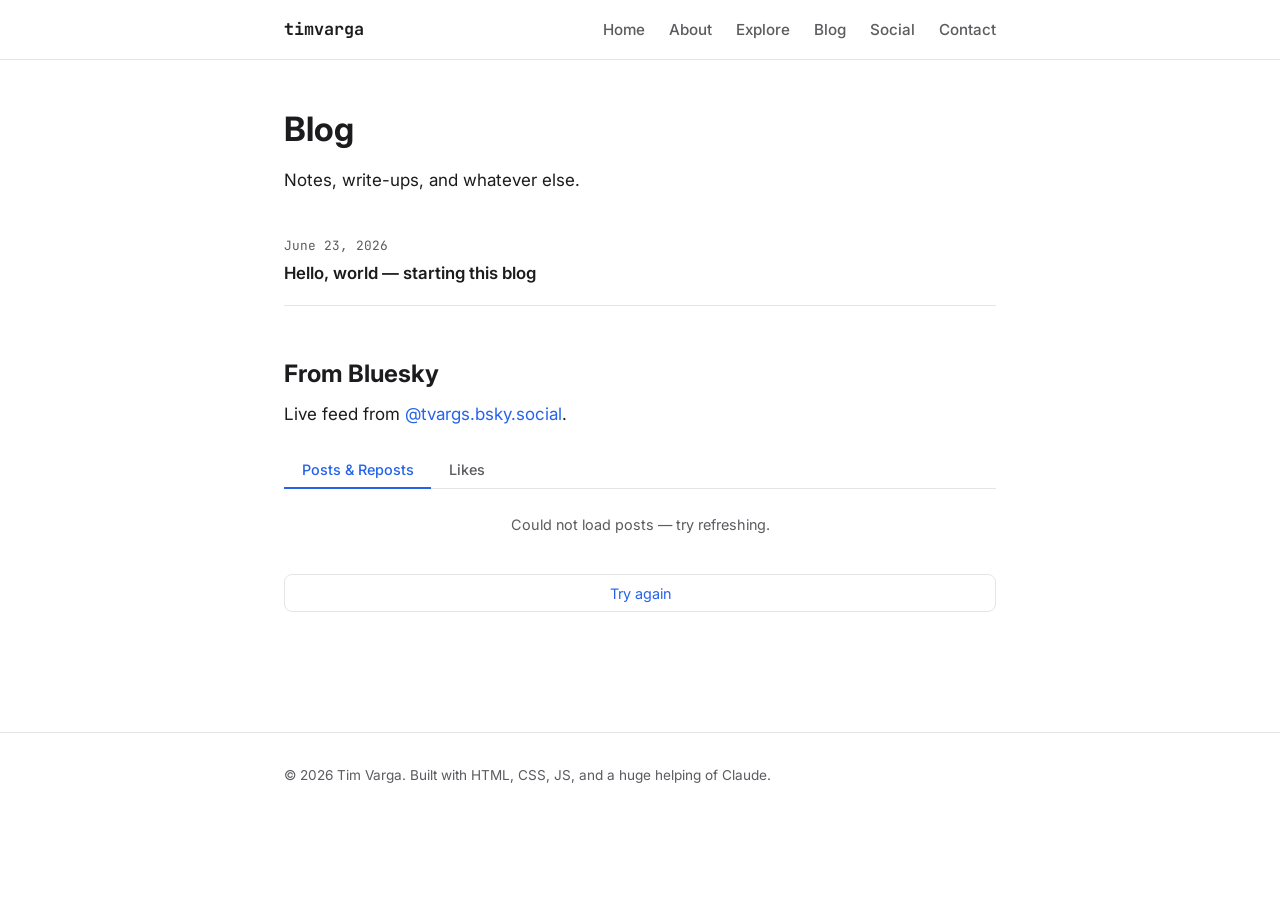
<file: blog/index.html>
<!DOCTYPE html>
<html lang="en">
<head>
<meta charset="UTF-8">
<meta name="viewport" content="width=device-width, initial-scale=1.0">
<title>Blog — Tim Varga</title>
<meta name="description" content="Blog posts and Bluesky feed by Tim Varga.">
<link rel="icon" href="/assets/img/favicon.svg" type="image/svg+xml">
<link rel="preconnect" href="https://fonts.googleapis.com">
<link rel="preconnect" href="https://fonts.gstatic.com" crossorigin>
<link href="https://fonts.googleapis.com/css2?family=Inter:wght@400;500;600;700&family=JetBrains+Mono:wght@400;600&display=swap" rel="stylesheet">
<link rel="stylesheet" href="/assets/css/style.css">
</head>
<body>

<header class="site-header">
  <nav class="nav-bar">
    <a class="nav-brand" href="/index.html">timvarga</a>
    <button class="nav-toggle" aria-label="Toggle navigation" aria-expanded="false">
      <span></span><span></span><span></span>
    </button>
    <ul class="nav-links">
      <li><a href="/index.html">Home</a></li>
      <li><a href="/about.html">About</a></li>
      <li><a href="/explore/">Explore</a></li>
      <li><a href="/blog/index.html">Blog</a></li>
      <li><a href="/social.html">Social</a></li>
      <li><a href="/contact.html">Contact</a></li>
    </ul>
  </nav>
</header>

<main>
  <div class="container">
    <h1>Blog</h1>
    <p>Notes, write-ups, and whatever else.</p>

    <ul class="post-list">
      <li>
        <time datetime="2026-06-23">June 23, 2026</time>
        <a href="/blog/hello-world.html">Hello, world — starting this blog</a>
      </li>
    </ul>

    <h2>From Bluesky</h2>
    <p>
      Live feed from
      <a href="https://bsky.app/profile/tvargs.bsky.social" target="_blank" rel="noopener">@tvargs.bsky.social</a>.
    </p>

    <div class="bsky-tabs" role="tablist">
      <button class="bsky-tab is-active" role="tab" data-panel="bsky-panel-posts">Posts &amp; Reposts</button>
      <button class="bsky-tab" role="tab" data-panel="bsky-panel-likes">Likes</button>
    </div>

    <div id="bsky-panel-posts" class="bsky-panel is-active" role="tabpanel">
      <div id="bsky-posts-feed"></div>
      <button id="bsky-posts-more" class="bsky-load-more">Load more</button>
    </div>

    <div id="bsky-panel-likes" class="bsky-panel" role="tabpanel">
      <div id="bsky-likes-feed"></div>
      <button id="bsky-likes-more" class="bsky-load-more" style="display:none">Load more</button>
    </div>

  </div>
</main>

<footer class="site-footer">
  <div class="container">
    &copy; <span id="year">2026</span> Tim Varga. Built with HTML, CSS, JS, and a huge helping of Claude.
  </div>
</footer>

<script src="/assets/js/main.js"></script>
<script src="/assets/js/bluesky-feed.js"></script>
<script>document.getElementById('year').textContent = new Date().getFullYear();</script>
</body>
</html>
</file>
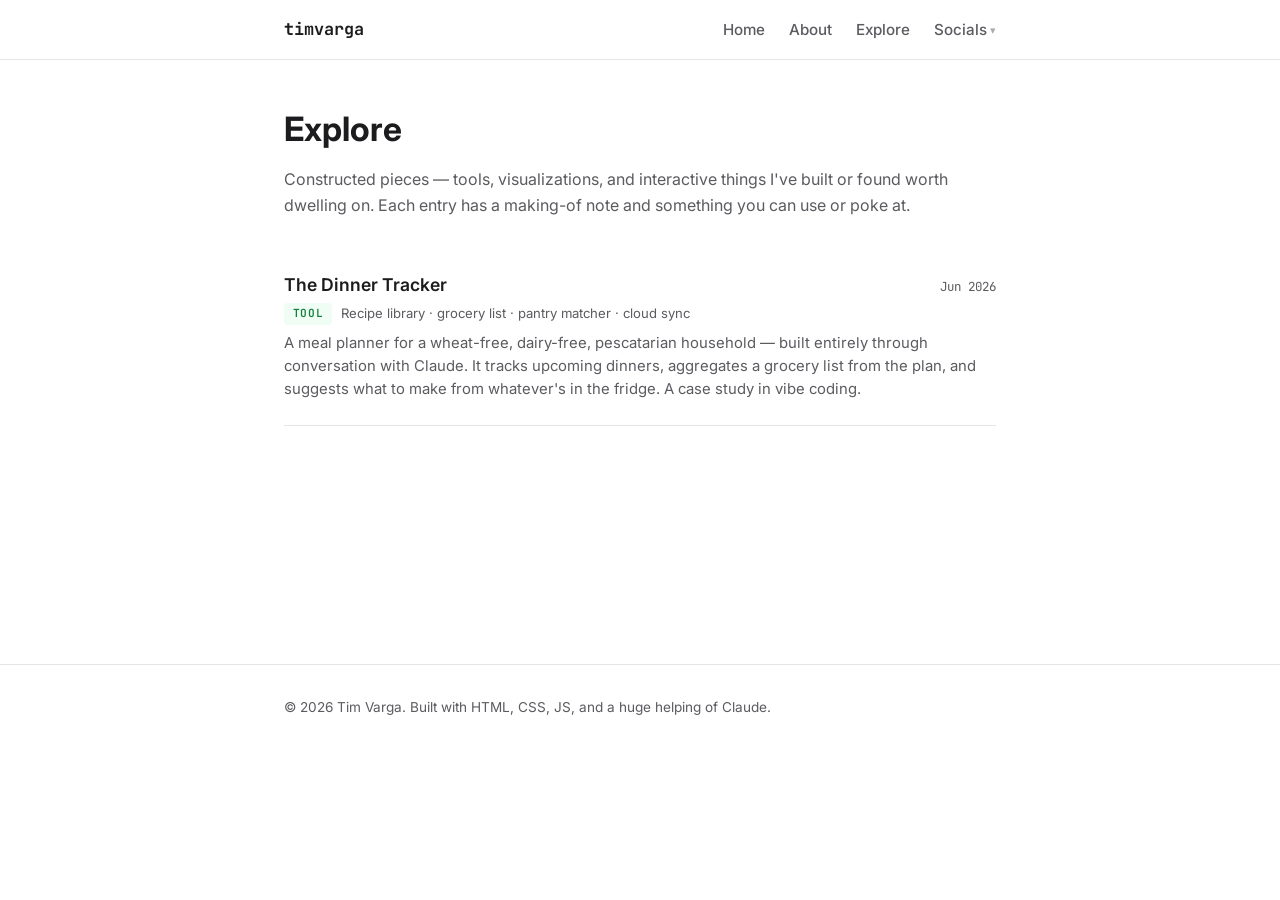
<file: explore/index.html>
<!DOCTYPE html>
<html lang="en">
<head>
<meta charset="UTF-8">
<meta name="viewport" content="width=device-width, initial-scale=1.0">
<title>Explore — Tim Varga</title>
<meta name="description" content="Constructed pieces — interactive tools, data visualizations, and annotated finds from Tim Varga.">
<meta property="og:type" content="website">
<meta property="og:url" content="https://timvarga.com/explore/">
<meta property="og:title" content="Explore — Tim Varga">
<meta property="og:description" content="Interactive tools, visualizations, and annotated finds.">
<meta property="og:image" content="https://timvarga.com/assets/img/hero-poster.jpg">
<meta name="twitter:card" content="summary_large_image">
<meta name="twitter:title" content="Explore — Tim Varga">
<meta name="twitter:description" content="Interactive tools, visualizations, and annotated finds.">
<meta name="twitter:image" content="https://timvarga.com/assets/img/hero-poster.jpg">
<link rel="icon" href="/assets/img/favicon.svg" type="image/svg+xml">
<link rel="preconnect" href="https://fonts.googleapis.com">
<link rel="preconnect" href="https://fonts.gstatic.com" crossorigin>
<link href="https://fonts.googleapis.com/css2?family=Inter:wght@400;500;600;700&family=JetBrains+Mono:wght@400;600&display=swap" rel="stylesheet">
<link rel="stylesheet" href="/assets/css/style.css">
</head>
<body>

<header class="site-header">
  <nav class="nav-bar">
    <a class="nav-brand" href="/index.html">timvarga</a>
    <button class="nav-toggle" aria-label="Toggle navigation" aria-expanded="false">
      <span></span><span></span><span></span>
    </button>
    <ul class="nav-links">
      <li><a href="/index.html">Home</a></li>
      <li><a href="/about.html">About</a></li>
      <li><a href="/explore/" class="nav-active">Explore</a></li>
      <li class="nav-item--has-dropdown">
        <a href="/social.html">Socials</a>
        <div class="nav-dropdown">
          <a class="ndi ndi--bluesky"   href="https://bsky.app/profile/tvargs.bsky.social" target="_blank" rel="noopener" aria-label="Bluesky"><svg viewBox="0 0 24 24" fill="none" aria-hidden="true"><path d="M8.5 8.5c.9 1.2 1.8 3.6 3.5 3.6s2.6-2.4 3.5-3.6c.6-.8 2-.5 2 .8 0 .8-.4 3.7-1.6 4.4-.8.5-2 .3-3.9.3s-3.1.2-3.9-.3C6.9 13 6.5 10.1 6.5 9.3c0-1.3 1.4-1.6 2-.8z" fill="#fff"/></svg></a>
          <a class="ndi ndi--linkedin"  href="https://www.linkedin.com/in/timvarga/" target="_blank" rel="noopener" aria-label="LinkedIn"><svg viewBox="0 0 24 24" fill="none" aria-hidden="true"><path d="M8.5 10H6.5v7h2V10zM7.5 9a1.2 1.2 0 1 0 0-2.4A1.2 1.2 0 0 0 7.5 9zM17.5 13c0-1.9-.8-3-2.4-3-1 0-1.7.5-2.1 1.2V10h-2v7h2v-3.7c0-1 .5-1.8 1.4-1.8.9 0 1.1.7 1.1 1.7V17h2v-4z" fill="#fff"/></svg></a>
          <a class="ndi ndi--strava"    href="https://www.strava.com/athletes/114949356" target="_blank" rel="noopener" aria-label="Strava"><svg viewBox="0 0 24 24" fill="none" aria-hidden="true"><path d="M10.5 17.5 8 12.5h3L13 5l2 7.5h3L15.5 17.5 13 13l-2.5 4.5z" fill="#fff"/></svg></a>
          <a class="ndi ndi--instagram" href="https://www.instagram.com/tim" target="_blank" rel="noopener" aria-label="Instagram"><svg viewBox="0 0 24 24" fill="none" aria-hidden="true"><rect x="7" y="7" width="10" height="10" rx="3" stroke="#fff" stroke-width="1.5" fill="none"/><circle cx="12" cy="12" r="2.5" stroke="#fff" stroke-width="1.5" fill="none"/><circle cx="16.2" cy="7.8" r=".8" fill="#fff"/></svg></a>
          <a class="ndi ndi--facebook"  href="https://www.facebook.com/timvarga" target="_blank" rel="noopener" aria-label="Facebook"><svg viewBox="0 0 24 24" fill="none" aria-hidden="true"><path d="M13.5 7.5H15V5h-1.5C12 5 11 6.1 11 7.5V9H9.5v2.5H11V19h2.5v-7.5h1.5L15.5 9H13.5V7.5z" fill="#fff"/></svg></a>
          <a class="ndi ndi--pinterest" href="https://www.pinterest.com/timvarga/" target="_blank" rel="noopener" aria-label="Pinterest"><svg viewBox="0 0 24 24" fill="none" aria-hidden="true"><path d="M12 5.5A6.5 6.5 0 0 0 9.1 17.8c-.1-.7-.2-1.7 0-2.5l1-4.3s-.3-.5-.3-1.3c0-1.2.7-2.1 1.6-2.1.7 0 1.1.5 1.1 1.2 0 .7-.5 1.8-.7 2.8-.2.8.4 1.5 1.2 1.5 1.4 0 2.5-1.5 2.5-3.6 0-1.9-1.3-3.2-3.2-3.2A3.6 3.6 0 0 0 8.6 9.9c0 .7.3 1.5.6 1.9.1.1 0 .2 0 .3l-.2.9c-.1.3-.3.3-.5.2-1.1-.5-1.8-2-1.8-3.2 0-2.6 1.9-5 5.5-5 2.9 0 5.1 2 5.1 4.7 0 2.8-1.8 5-4.2 5-.8 0-1.6-.4-1.9-1l-.5 1.9c-.2.7-.6 1.5-.9 2A6.5 6.5 0 1 0 12 5.5z" fill="#fff"/></svg></a>
          <a class="ndi ndi--github"    href="https://github.com/timvarga" target="_blank" rel="noopener" aria-label="GitHub"><svg viewBox="0 0 24 24" fill="none" aria-hidden="true"><path fill-rule="evenodd" clip-rule="evenodd" d="M12 5a7 7 0 0 0-2.21 13.63c.35.06.48-.15.48-.34v-1.2c-1.94.42-2.35-.94-2.35-.94-.32-.81-.78-1.02-.78-1.02-.63-.43.05-.42.05-.42.7.05 1.07.72 1.07.72.62 1.06 1.63.76 2.03.58.06-.45.24-.76.44-.93-1.55-.18-3.18-.77-3.18-3.44 0-.76.27-1.38.72-1.87-.07-.18-.31-.88.07-1.84 0 0 .58-.19 1.9.71A6.6 6.6 0 0 1 12 8.8c.59 0 1.18.08 1.74.23 1.32-.9 1.9-.71 1.9-.71.38.96.14 1.66.07 1.84.45.49.72 1.11.72 1.87 0 2.68-1.63 3.27-3.19 3.44.25.22.48.65.48 1.3v1.93c0 .19.13.4.48.34A7 7 0 0 0 12 5z" fill="#fff"/></svg></a>
          <a class="ndi ndi--flickr"    href="https://www.flickr.com/photos/timvarga/" target="_blank" rel="noopener" aria-label="Flickr"><svg viewBox="0 0 24 24" fill="none" aria-hidden="true"><circle cx="9" cy="12" r="3.5" fill="#ff0084"/><circle cx="15" cy="12" r="3.5" fill="#0063dc"/></svg></a>
          <a class="ndi ndi--twitter"   href="https://x.com/tvargs" target="_blank" rel="noopener" aria-label="Twitter / X"><svg viewBox="0 0 24 24" fill="none" aria-hidden="true"><path d="M13.6 10.9 18.4 5.5h-1.1L13.1 10.2 9.8 5.5H6l5.1 7.4L6 18.5h1.1l4.4-5.1 3.6 5.1H19L13.6 10.9zm-1.6 1.8-.5-.7-4-5.7H9.3l3.2 4.6.5.7 4.2 6h-1.7l-3.5-5z" fill="#fff"/></svg></a>
        </div>
      </li>
    </ul>
  </nav>
</header>

<main>
  <div class="container">
    <h1>Explore</h1>
    <p class="explore-lede">
      Constructed pieces — tools, visualizations, and interactive things I've built or found
      worth dwelling on. Each entry has a making-of note and something you can use or poke at.
    </p>

    <ul class="explore-entry-list">

      <li class="explore-entry">
        <a class="explore-entry-title" href="/explore/dinner-tracker.html">The Dinner Tracker</a>
        <span class="explore-date">Jun 2026</span>
        <div class="explore-entry-meta">
          <span class="type-badge type-badge--tool">Tool</span>
          <span style="color:var(--color-text-muted);font-size:0.82rem;">Recipe library · grocery list · pantry matcher · cloud sync</span>
        </div>
        <p class="explore-entry-desc">
          A meal planner for a wheat-free, dairy-free, pescatarian household — built entirely
          through conversation with Claude. It tracks upcoming dinners, aggregates a grocery list
          from the plan, and suggests what to make from whatever's in the fridge. A case study
          in vibe coding.
        </p>
      </li>

    </ul>
  </div>
</main>

<footer class="site-footer">
  <div class="container">
    &copy; <span id="year">2026</span> Tim Varga. Built with HTML, CSS, JS, and a huge helping of Claude.
  </div>
</footer>

<script src="/assets/js/main.js"></script>
<script>document.getElementById('year').textContent = new Date().getFullYear();</script>
</body>
</html>
</file>
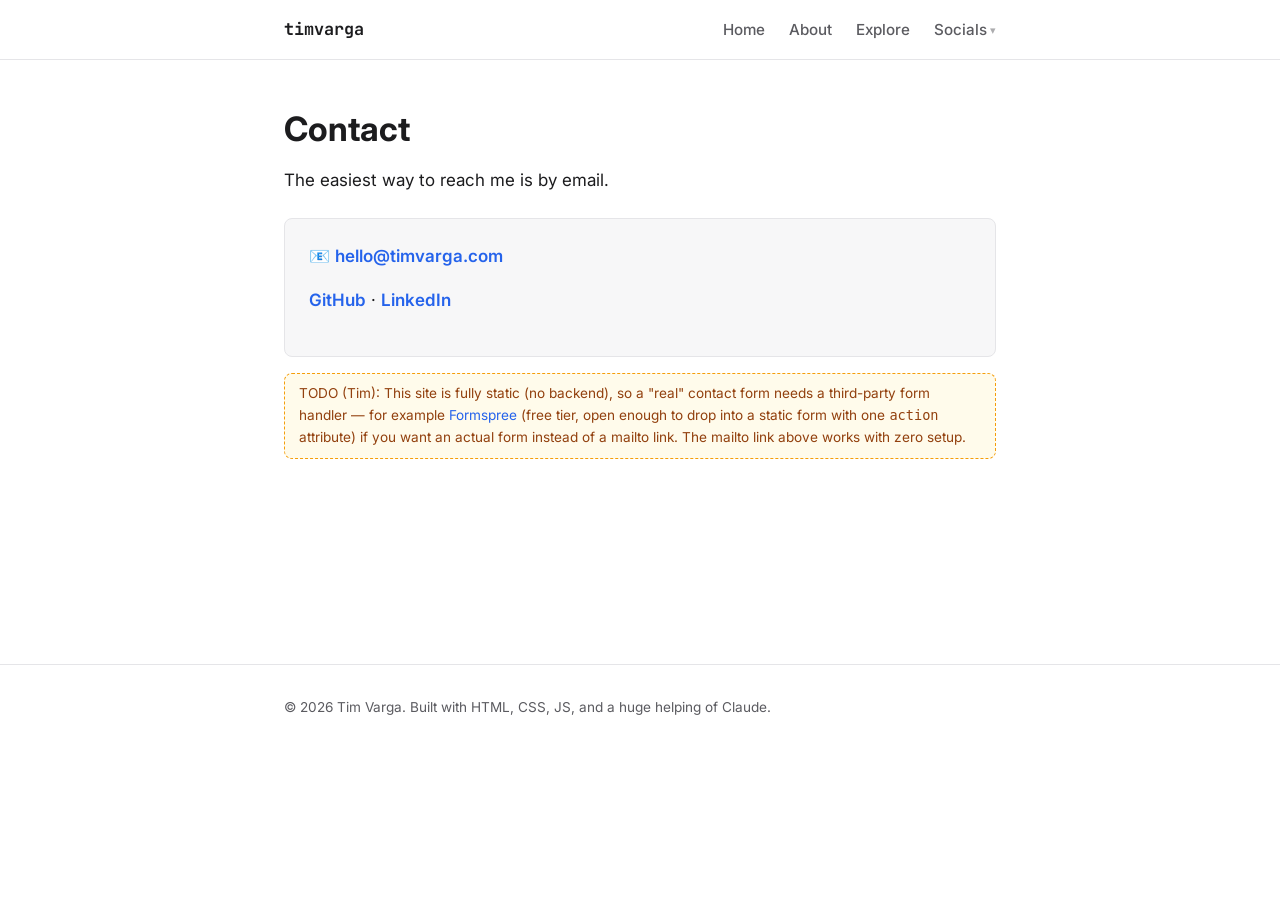
<file: contact.html>
<!DOCTYPE html>
<html lang="en">
<head>
<meta charset="UTF-8">
<meta name="viewport" content="width=device-width, initial-scale=1.0">
<title>Contact — Tim Varga</title>
<meta name="description" content="Get in touch with Tim Varga.">
<!-- Open Graph / Social preview -->
<meta property="og:type" content="website">
<meta property="og:url" content="https://timvarga.com/contact.html">
<meta property="og:title" content="Contact — Tim Varga">
<meta property="og:description" content="Get in touch with Tim Varga.">
<meta property="og:image" content="https://timvarga.com/assets/img/hero-poster.jpg">
<meta name="twitter:card" content="summary_large_image">
<meta name="twitter:title" content="Contact — Tim Varga">
<meta name="twitter:description" content="Get in touch with Tim Varga.">
<meta name="twitter:image" content="https://timvarga.com/assets/img/hero-poster.jpg">
<link rel="icon" href="/assets/img/favicon.svg" type="image/svg+xml">
<link rel="preconnect" href="https://fonts.googleapis.com">
<link rel="preconnect" href="https://fonts.gstatic.com" crossorigin>
<link href="https://fonts.googleapis.com/css2?family=Inter:wght@400;500;600;700&family=JetBrains+Mono:wght@400;600&display=swap" rel="stylesheet">
<link rel="stylesheet" href="/assets/css/style.css">
<link rel="stylesheet" href="https://townsquare.cauenapier.com/widget.css">
</head>
<body>

<header class="site-header">
  <nav class="nav-bar">
    <a class="nav-brand" href="/index.html">timvarga</a>
    <button class="nav-toggle" aria-label="Toggle navigation" aria-expanded="false">
      <span></span><span></span><span></span>
    </button>
    <ul class="nav-links">
      <li><a href="/index.html">Home</a></li>
      <li><a href="/about.html">About</a></li>
      <li><a href="/explore/">Explore</a></li>
      <li class="nav-item--has-dropdown">
        <a href="/social.html">Socials</a>
        <div class="nav-dropdown">
          <a class="ndi ndi--bluesky"   href="https://bsky.app/profile/tvargs.bsky.social" target="_blank" rel="noopener" aria-label="Bluesky"><svg viewBox="0 0 24 24" fill="none" aria-hidden="true"><path d="M8.5 8.5c.9 1.2 1.8 3.6 3.5 3.6s2.6-2.4 3.5-3.6c.6-.8 2-.5 2 .8 0 .8-.4 3.7-1.6 4.4-.8.5-2 .3-3.9.3s-3.1.2-3.9-.3C6.9 13 6.5 10.1 6.5 9.3c0-1.3 1.4-1.6 2-.8z" fill="#fff"/></svg></a>
          <a class="ndi ndi--linkedin"  href="https://www.linkedin.com/in/timvarga/" target="_blank" rel="noopener" aria-label="LinkedIn"><svg viewBox="0 0 24 24" fill="none" aria-hidden="true"><path d="M8.5 10H6.5v7h2V10zM7.5 9a1.2 1.2 0 1 0 0-2.4A1.2 1.2 0 0 0 7.5 9zM17.5 13c0-1.9-.8-3-2.4-3-1 0-1.7.5-2.1 1.2V10h-2v7h2v-3.7c0-1 .5-1.8 1.4-1.8.9 0 1.1.7 1.1 1.7V17h2v-4z" fill="#fff"/></svg></a>
          <a class="ndi ndi--strava"    href="https://www.strava.com/athletes/114949356" target="_blank" rel="noopener" aria-label="Strava"><svg viewBox="0 0 24 24" fill="none" aria-hidden="true"><path d="M10.5 17.5 8 12.5h3L13 5l2 7.5h3L15.5 17.5 13 13l-2.5 4.5z" fill="#fff"/></svg></a>
          <a class="ndi ndi--instagram" href="https://www.instagram.com/tim" target="_blank" rel="noopener" aria-label="Instagram"><svg viewBox="0 0 24 24" fill="none" aria-hidden="true"><rect x="7" y="7" width="10" height="10" rx="3" stroke="#fff" stroke-width="1.5" fill="none"/><circle cx="12" cy="12" r="2.5" stroke="#fff" stroke-width="1.5" fill="none"/><circle cx="16.2" cy="7.8" r=".8" fill="#fff"/></svg></a>
          <a class="ndi ndi--facebook"  href="https://www.facebook.com/timvarga" target="_blank" rel="noopener" aria-label="Facebook"><svg viewBox="0 0 24 24" fill="none" aria-hidden="true"><path d="M13.5 7.5H15V5h-1.5C12 5 11 6.1 11 7.5V9H9.5v2.5H11V19h2.5v-7.5h1.5L15.5 9H13.5V7.5z" fill="#fff"/></svg></a>
          <a class="ndi ndi--pinterest" href="https://www.pinterest.com/timvarga/" target="_blank" rel="noopener" aria-label="Pinterest"><svg viewBox="0 0 24 24" fill="none" aria-hidden="true"><path d="M12 5.5A6.5 6.5 0 0 0 9.1 17.8c-.1-.7-.2-1.7 0-2.5l1-4.3s-.3-.5-.3-1.3c0-1.2.7-2.1 1.6-2.1.7 0 1.1.5 1.1 1.2 0 .7-.5 1.8-.7 2.8-.2.8.4 1.5 1.2 1.5 1.4 0 2.5-1.5 2.5-3.6 0-1.9-1.3-3.2-3.2-3.2A3.6 3.6 0 0 0 8.6 9.9c0 .7.3 1.5.6 1.9.1.1 0 .2 0 .3l-.2.9c-.1.3-.3.3-.5.2-1.1-.5-1.8-2-1.8-3.2 0-2.6 1.9-5 5.5-5 2.9 0 5.1 2 5.1 4.7 0 2.8-1.8 5-4.2 5-.8 0-1.6-.4-1.9-1l-.5 1.9c-.2.7-.6 1.5-.9 2A6.5 6.5 0 1 0 12 5.5z" fill="#fff"/></svg></a>
          <a class="ndi ndi--github"    href="https://github.com/timvarga" target="_blank" rel="noopener" aria-label="GitHub"><svg viewBox="0 0 24 24" fill="none" aria-hidden="true"><path fill-rule="evenodd" clip-rule="evenodd" d="M12 5a7 7 0 0 0-2.21 13.63c.35.06.48-.15.48-.34v-1.2c-1.94.42-2.35-.94-2.35-.94-.32-.81-.78-1.02-.78-1.02-.63-.43.05-.42.05-.42.7.05 1.07.72 1.07.72.62 1.06 1.63.76 2.03.58.06-.45.24-.76.44-.93-1.55-.18-3.18-.77-3.18-3.44 0-.76.27-1.38.72-1.87-.07-.18-.31-.88.07-1.84 0 0 .58-.19 1.9.71A6.6 6.6 0 0 1 12 8.8c.59 0 1.18.08 1.74.23 1.32-.9 1.9-.71 1.9-.71.38.96.14 1.66.07 1.84.45.49.72 1.11.72 1.87 0 2.68-1.63 3.27-3.19 3.44.25.22.48.65.48 1.3v1.93c0 .19.13.4.48.34A7 7 0 0 0 12 5z" fill="#fff"/></svg></a>
          <a class="ndi ndi--flickr"    href="https://www.flickr.com/photos/timvarga/" target="_blank" rel="noopener" aria-label="Flickr"><svg viewBox="0 0 24 24" fill="none" aria-hidden="true"><circle cx="9" cy="12" r="3.5" fill="#ff0084"/><circle cx="15" cy="12" r="3.5" fill="#0063dc"/></svg></a>
          <a class="ndi ndi--twitter"   href="https://x.com/tvargs" target="_blank" rel="noopener" aria-label="Twitter / X"><svg viewBox="0 0 24 24" fill="none" aria-hidden="true"><path d="M13.6 10.9 18.4 5.5h-1.1L13.1 10.2 9.8 5.5H6l5.1 7.4L6 18.5h1.1l4.4-5.1 3.6 5.1H19L13.6 10.9zm-1.6 1.8-.5-.7-4-5.7H9.3l3.2 4.6.5.7 4.2 6h-1.7l-3.5-5z" fill="#fff"/></svg></a>
        </div>
      </li>
    </ul>
  </nav>
</header>

<main>
  <div class="container">
    <h1>Contact</h1>
    <p>The easiest way to reach me is by email.</p>

    <div class="contact-block">
      <!-- TODO: Replace with your real email address. -->
      <p>📧 <a href="mailto:hello@timvarga.com">hello@timvarga.com</a></p>
      <!-- TODO: Add any other links you want (GitHub, LinkedIn, X, etc.) -->
      <p>
        <a href="https://github.com/timvarga" target="_blank" rel="noopener">GitHub</a> ·
        <a href="#" target="_blank" rel="noopener">LinkedIn</a>
      </p>
    </div>

    <div class="todo-note">
      TODO (Tim): This site is fully static (no backend), so a "real"
      contact form needs a third-party form handler — for example
      <a href="https://formspree.io" target="_blank" rel="noopener">Formspree</a>
      (free tier, open enough to drop into a static form with one
      <code>action</code> attribute) if you want an actual form instead of
      a mailto link. The mailto link above works with zero setup.
    </div>
  </div>
</main>

<footer class="site-footer">
  <div class="container">
    &copy; <span id="year">2026</span> Tim Varga. Built with HTML, CSS, JS, and a huge helping of Claude.
  </div>
</footer>

<script src="/assets/js/main.js"></script>
<script>document.getElementById('year').textContent = new Date().getFullYear();</script>
<div id="townsquare-root"></div>
<script type="module">
  import { mountTownSquare } from "https://townsquare.cauenapier.com/townsquare.mjs";
  mountTownSquare(document.getElementById("townsquare-root"), {
    serverOrigin: "https://townsquare.cauenapier.com",
    siteKey: "site_FatlVP8rmZ0S8j8W",
    scene: {"benches":2,"benchXs":[0.2,0.72],"trees":6,"treeXs":[0.8,0.58,0.36,0.9,0.18,0.68],"lamps":1,"lampXs":[0.12],"birds":1},
    theme: "host"
  });
</script>
</body>
</html>
</file>
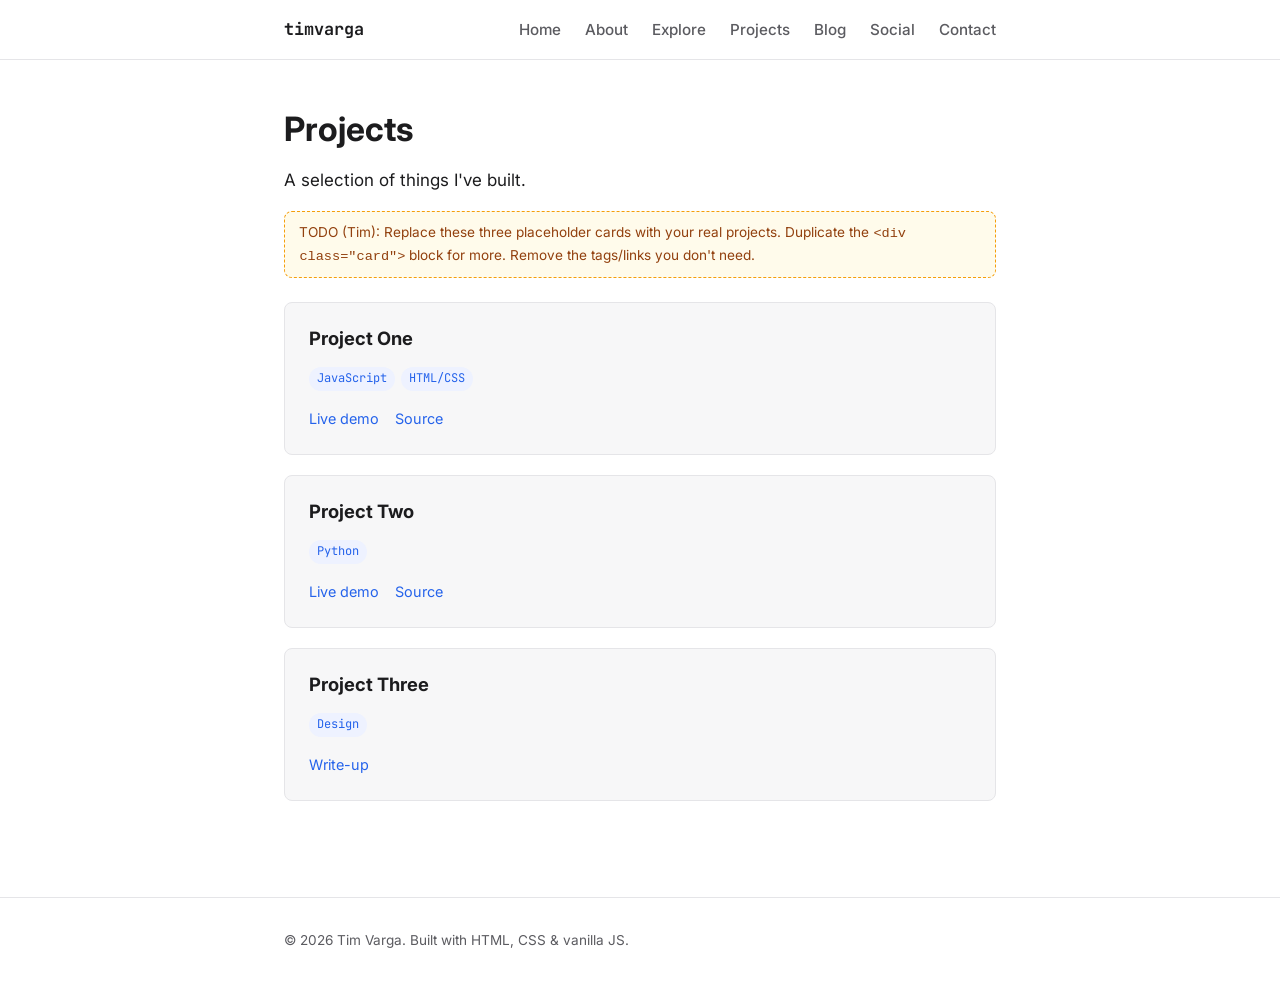
<file: projects.html>
<!DOCTYPE html>
<html lang="en">
<head>
<meta charset="UTF-8">
<meta name="viewport" content="width=device-width, initial-scale=1.0">
<title>Projects — Tim Varga</title>
<meta name="description" content="Projects by Tim Varga.">
<link rel="icon" href="/assets/img/favicon.svg" type="image/svg+xml">
<link rel="preconnect" href="https://fonts.googleapis.com">
<link rel="preconnect" href="https://fonts.gstatic.com" crossorigin>
<link href="https://fonts.googleapis.com/css2?family=Inter:wght@400;500;600;700&family=JetBrains+Mono:wght@400;600&display=swap" rel="stylesheet">
<link rel="stylesheet" href="/assets/css/style.css">
</head>
<body>

<header class="site-header">
  <nav class="nav-bar">
    <a class="nav-brand" href="/index.html">timvarga</a>
    <button class="nav-toggle" aria-label="Toggle navigation" aria-expanded="false">
      <span></span><span></span><span></span>
    </button>
    <ul class="nav-links">
      <li><a href="/index.html">Home</a></li>
      <li><a href="/about.html">About</a></li>
      <li><a href="/explore/">Explore</a></li>
      <li><a href="/projects.html">Projects</a></li>
      <li><a href="/blog/index.html">Blog</a></li>
      <li><a href="/social.html">Social</a></li>
      <li><a href="/contact.html">Contact</a></li>
    </ul>
  </nav>
</header>

<main>
  <div class="container">
    <h1>Projects</h1>
    <p>A selection of things I've built. <!-- TODO: tweak this intro line. --></p>

    <div class="todo-note">
      TODO (Tim): Replace these three placeholder cards with your real
      projects. Duplicate the <code>&lt;div class="card"&gt;</code> block for
      more. Remove the tags/links you don't need.
    </div>

    <div class="card-grid">
      <div class="card">
        <h3>Project One</h3>
        <p><!-- TODO: 1-3 sentence description: what it is, what problem it solves, what you used. --></p>
        <div class="tags">
          <span class="tag">JavaScript</span>
          <span class="tag">HTML/CSS</span>
        </div>
        <div class="card-links">
          <a href="#" target="_blank" rel="noopener">Live demo</a>
          <a href="#" target="_blank" rel="noopener">Source</a>
        </div>
      </div>

      <div class="card">
        <h3>Project Two</h3>
        <p><!-- TODO: description --></p>
        <div class="tags">
          <span class="tag">Python</span>
        </div>
        <div class="card-links">
          <a href="#" target="_blank" rel="noopener">Live demo</a>
          <a href="#" target="_blank" rel="noopener">Source</a>
        </div>
      </div>

      <div class="card">
        <h3>Project Three</h3>
        <p><!-- TODO: description --></p>
        <div class="tags">
          <span class="tag">Design</span>
        </div>
        <div class="card-links">
          <a href="#" target="_blank" rel="noopener">Write-up</a>
        </div>
      </div>
    </div>
  </div>
</main>

<footer class="site-footer">
  <div class="container">
    &copy; <span id="year">2026</span> Tim Varga. Built with HTML, CSS &amp; vanilla JS.
  </div>
</footer>

<script src="/assets/js/main.js"></script>
<script>document.getElementById('year').textContent = new Date().getFullYear();</script>
</body>
</html>
</file>
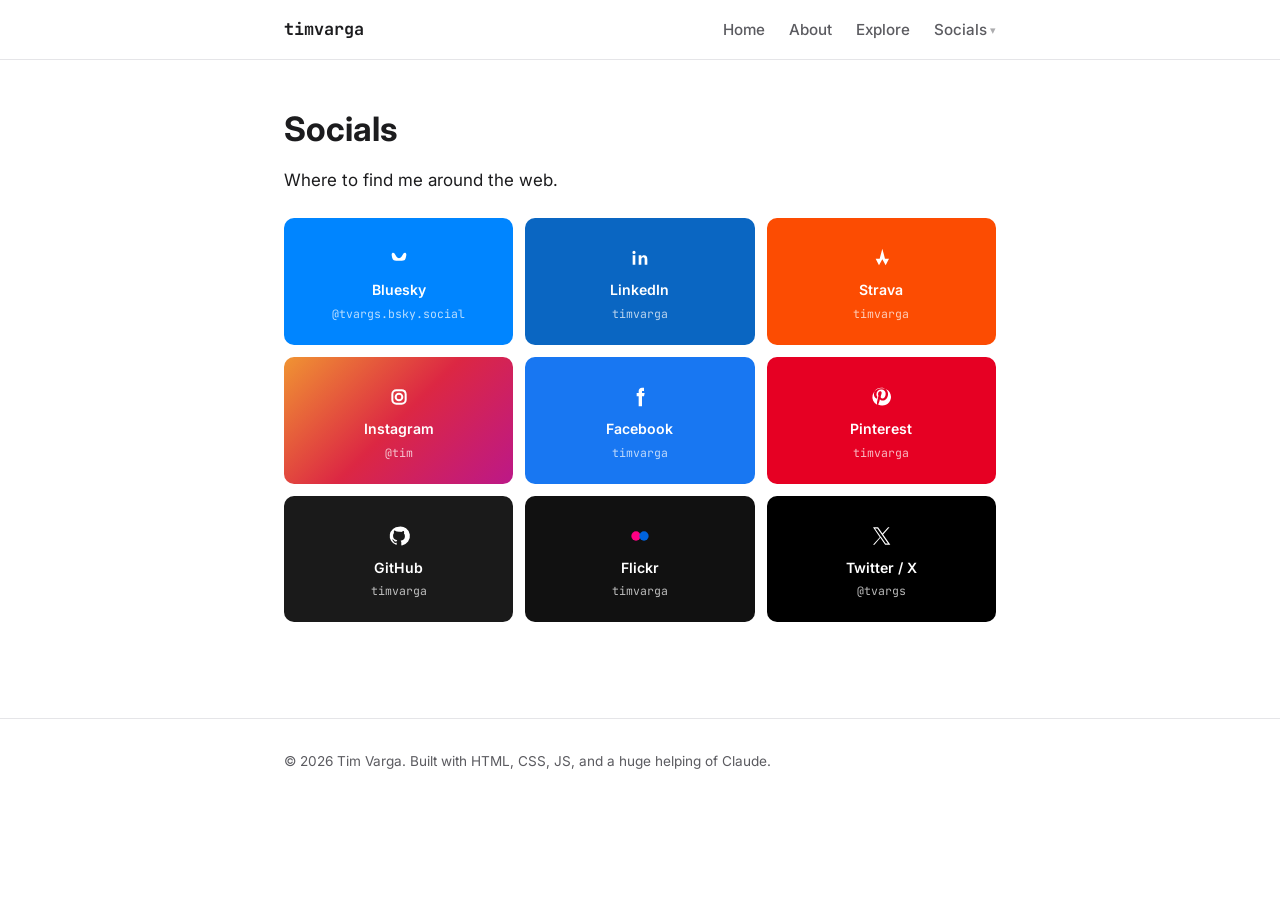
<file: social.html>
<!DOCTYPE html>
<html lang="en">
<head>
<meta charset="UTF-8">
<meta name="viewport" content="width=device-width, initial-scale=1.0">
<title>Socials — Tim Varga</title>
<meta name="description" content="Find Tim Varga across the social web — Bluesky, LinkedIn, Strava, Instagram, Facebook, Pinterest, GitHub, Flickr, Twitter and more.">
<!-- Open Graph / Social preview -->
<meta property="og:type" content="website">
<meta property="og:url" content="https://timvarga.com/social.html">
<meta property="og:title" content="Socials — Tim Varga">
<meta property="og:description" content="Find Tim Varga across the social web — Bluesky, LinkedIn, Strava, Instagram, GitHub, Flickr, and more.">
<meta property="og:image" content="https://timvarga.com/assets/img/hero-poster.jpg">
<meta name="twitter:card" content="summary_large_image">
<meta name="twitter:title" content="Socials — Tim Varga">
<meta name="twitter:description" content="Find Tim Varga across the social web — Bluesky, LinkedIn, Strava, Instagram, GitHub, Flickr, and more.">
<meta name="twitter:image" content="https://timvarga.com/assets/img/hero-poster.jpg">
<link rel="icon" href="/assets/img/favicon.svg" type="image/svg+xml">
<link rel="preconnect" href="https://fonts.googleapis.com">
<link rel="preconnect" href="https://fonts.gstatic.com" crossorigin>
<link href="https://fonts.googleapis.com/css2?family=Inter:wght@400;500;600;700&family=JetBrains+Mono:wght@400;600&display=swap" rel="stylesheet">
<link rel="stylesheet" href="/assets/css/style.css">
<link rel="stylesheet" href="https://townsquare.cauenapier.com/widget.css">
</head>
<body>

<header class="site-header">
  <nav class="nav-bar">
    <a class="nav-brand" href="/index.html">timvarga</a>
    <button class="nav-toggle" aria-label="Toggle navigation" aria-expanded="false">
      <span></span><span></span><span></span>
    </button>
    <ul class="nav-links">
      <li><a href="/index.html">Home</a></li>
      <li><a href="/about.html">About</a></li>
      <li><a href="/explore/">Explore</a></li>
      <li class="nav-item--has-dropdown">
        <a href="/social.html">Socials</a>
        <div class="nav-dropdown">
          <a class="ndi ndi--bluesky"   href="https://bsky.app/profile/tvargs.bsky.social" target="_blank" rel="noopener" aria-label="Bluesky"><svg viewBox="0 0 24 24" fill="none" aria-hidden="true"><path d="M8.5 8.5c.9 1.2 1.8 3.6 3.5 3.6s2.6-2.4 3.5-3.6c.6-.8 2-.5 2 .8 0 .8-.4 3.7-1.6 4.4-.8.5-2 .3-3.9.3s-3.1.2-3.9-.3C6.9 13 6.5 10.1 6.5 9.3c0-1.3 1.4-1.6 2-.8z" fill="#fff"/></svg></a>
          <a class="ndi ndi--linkedin"  href="https://www.linkedin.com/in/timvarga/" target="_blank" rel="noopener" aria-label="LinkedIn"><svg viewBox="0 0 24 24" fill="none" aria-hidden="true"><path d="M8.5 10H6.5v7h2V10zM7.5 9a1.2 1.2 0 1 0 0-2.4A1.2 1.2 0 0 0 7.5 9zM17.5 13c0-1.9-.8-3-2.4-3-1 0-1.7.5-2.1 1.2V10h-2v7h2v-3.7c0-1 .5-1.8 1.4-1.8.9 0 1.1.7 1.1 1.7V17h2v-4z" fill="#fff"/></svg></a>
          <a class="ndi ndi--strava"    href="https://www.strava.com/athletes/114949356" target="_blank" rel="noopener" aria-label="Strava"><svg viewBox="0 0 24 24" fill="none" aria-hidden="true"><path d="M10.5 17.5 8 12.5h3L13 5l2 7.5h3L15.5 17.5 13 13l-2.5 4.5z" fill="#fff"/></svg></a>
          <a class="ndi ndi--instagram" href="https://www.instagram.com/tim" target="_blank" rel="noopener" aria-label="Instagram"><svg viewBox="0 0 24 24" fill="none" aria-hidden="true"><rect x="7" y="7" width="10" height="10" rx="3" stroke="#fff" stroke-width="1.5" fill="none"/><circle cx="12" cy="12" r="2.5" stroke="#fff" stroke-width="1.5" fill="none"/><circle cx="16.2" cy="7.8" r=".8" fill="#fff"/></svg></a>
          <a class="ndi ndi--facebook"  href="https://www.facebook.com/timvarga" target="_blank" rel="noopener" aria-label="Facebook"><svg viewBox="0 0 24 24" fill="none" aria-hidden="true"><path d="M13.5 7.5H15V5h-1.5C12 5 11 6.1 11 7.5V9H9.5v2.5H11V19h2.5v-7.5h1.5L15.5 9H13.5V7.5z" fill="#fff"/></svg></a>
          <a class="ndi ndi--pinterest" href="https://www.pinterest.com/timvarga/" target="_blank" rel="noopener" aria-label="Pinterest"><svg viewBox="0 0 24 24" fill="none" aria-hidden="true"><path d="M12 5.5A6.5 6.5 0 0 0 9.1 17.8c-.1-.7-.2-1.7 0-2.5l1-4.3s-.3-.5-.3-1.3c0-1.2.7-2.1 1.6-2.1.7 0 1.1.5 1.1 1.2 0 .7-.5 1.8-.7 2.8-.2.8.4 1.5 1.2 1.5 1.4 0 2.5-1.5 2.5-3.6 0-1.9-1.3-3.2-3.2-3.2A3.6 3.6 0 0 0 8.6 9.9c0 .7.3 1.5.6 1.9.1.1 0 .2 0 .3l-.2.9c-.1.3-.3.3-.5.2-1.1-.5-1.8-2-1.8-3.2 0-2.6 1.9-5 5.5-5 2.9 0 5.1 2 5.1 4.7 0 2.8-1.8 5-4.2 5-.8 0-1.6-.4-1.9-1l-.5 1.9c-.2.7-.6 1.5-.9 2A6.5 6.5 0 1 0 12 5.5z" fill="#fff"/></svg></a>
          <a class="ndi ndi--github"    href="https://github.com/timvarga" target="_blank" rel="noopener" aria-label="GitHub"><svg viewBox="0 0 24 24" fill="none" aria-hidden="true"><path fill-rule="evenodd" clip-rule="evenodd" d="M12 5a7 7 0 0 0-2.21 13.63c.35.06.48-.15.48-.34v-1.2c-1.94.42-2.35-.94-2.35-.94-.32-.81-.78-1.02-.78-1.02-.63-.43.05-.42.05-.42.7.05 1.07.72 1.07.72.62 1.06 1.63.76 2.03.58.06-.45.24-.76.44-.93-1.55-.18-3.18-.77-3.18-3.44 0-.76.27-1.38.72-1.87-.07-.18-.31-.88.07-1.84 0 0 .58-.19 1.9.71A6.6 6.6 0 0 1 12 8.8c.59 0 1.18.08 1.74.23 1.32-.9 1.9-.71 1.9-.71.38.96.14 1.66.07 1.84.45.49.72 1.11.72 1.87 0 2.68-1.63 3.27-3.19 3.44.25.22.48.65.48 1.3v1.93c0 .19.13.4.48.34A7 7 0 0 0 12 5z" fill="#fff"/></svg></a>
          <a class="ndi ndi--flickr"    href="https://www.flickr.com/photos/timvarga/" target="_blank" rel="noopener" aria-label="Flickr"><svg viewBox="0 0 24 24" fill="none" aria-hidden="true"><circle cx="9" cy="12" r="3.5" fill="#ff0084"/><circle cx="15" cy="12" r="3.5" fill="#0063dc"/></svg></a>
          <a class="ndi ndi--twitter"   href="https://x.com/tvargs" target="_blank" rel="noopener" aria-label="Twitter / X"><svg viewBox="0 0 24 24" fill="none" aria-hidden="true"><path d="M13.6 10.9 18.4 5.5h-1.1L13.1 10.2 9.8 5.5H6l5.1 7.4L6 18.5h1.1l4.4-5.1 3.6 5.1H19L13.6 10.9zm-1.6 1.8-.5-.7-4-5.7H9.3l3.2 4.6.5.7 4.2 6h-1.7l-3.5-5z" fill="#fff"/></svg></a>
        </div>
      </li>
    </ul>
  </nav>
</header>

<main>
  <div class="container">
    <h1>Socials</h1>
    <p>Where to find me around the web.</p>

    <div class="social-tile-grid">

      <a class="stile stile--bluesky" href="https://bsky.app/profile/tvargs.bsky.social" target="_blank" rel="noopener">
        <svg viewBox="0 0 24 24" fill="none" aria-hidden="true"><path d="M8.5 8.5c.9 1.2 1.8 3.6 3.5 3.6s2.6-2.4 3.5-3.6c.6-.8 2-.5 2 .8 0 .8-.4 3.7-1.6 4.4-.8.5-2 .3-3.9.3s-3.1.2-3.9-.3C6.9 13 6.5 10.1 6.5 9.3c0-1.3 1.4-1.6 2-.8z" fill="#fff"/></svg>
        <span class="stile-name">Bluesky</span>
        <span class="stile-handle">@tvargs.bsky.social</span>
      </a>

      <a class="stile stile--linkedin" href="https://www.linkedin.com/in/timvarga/" target="_blank" rel="noopener">
        <svg viewBox="0 0 24 24" fill="none" aria-hidden="true"><path d="M8.5 10H6.5v7h2V10zM7.5 9a1.2 1.2 0 1 0 0-2.4A1.2 1.2 0 0 0 7.5 9zM17.5 13c0-1.9-.8-3-2.4-3-1 0-1.7.5-2.1 1.2V10h-2v7h2v-3.7c0-1 .5-1.8 1.4-1.8.9 0 1.1.7 1.1 1.7V17h2v-4z" fill="#fff"/></svg>
        <span class="stile-name">LinkedIn</span>
        <span class="stile-handle">timvarga</span>
      </a>

      <a class="stile stile--strava" href="https://www.strava.com/athletes/114949356" target="_blank" rel="noopener">
        <svg viewBox="0 0 24 24" fill="none" aria-hidden="true"><path d="M10.5 17.5 8 12.5h3L13 5l2 7.5h3L15.5 17.5 13 13l-2.5 4.5z" fill="#fff"/></svg>
        <span class="stile-name">Strava</span>
        <span class="stile-handle">timvarga</span>
      </a>

      <a class="stile stile--instagram" href="https://www.instagram.com/tim" target="_blank" rel="noopener">
        <svg viewBox="0 0 24 24" fill="none" aria-hidden="true"><rect x="7" y="7" width="10" height="10" rx="3" stroke="#fff" stroke-width="1.5" fill="none"/><circle cx="12" cy="12" r="2.5" stroke="#fff" stroke-width="1.5" fill="none"/><circle cx="16.2" cy="7.8" r=".8" fill="#fff"/></svg>
        <span class="stile-name">Instagram</span>
        <span class="stile-handle">@tim</span>
      </a>

      <a class="stile stile--facebook" href="https://www.facebook.com/timvarga" target="_blank" rel="noopener">
        <svg viewBox="0 0 24 24" fill="none" aria-hidden="true"><path d="M13.5 7.5H15V5h-1.5C12 5 11 6.1 11 7.5V9H9.5v2.5H11V19h2.5v-7.5h1.5L15.5 9H13.5V7.5z" fill="#fff"/></svg>
        <span class="stile-name">Facebook</span>
        <span class="stile-handle">timvarga</span>
      </a>

      <a class="stile stile--pinterest" href="https://www.pinterest.com/timvarga/" target="_blank" rel="noopener">
        <svg viewBox="0 0 24 24" fill="none" aria-hidden="true"><path d="M12 5.5A6.5 6.5 0 0 0 9.1 17.8c-.1-.7-.2-1.7 0-2.5l1-4.3s-.3-.5-.3-1.3c0-1.2.7-2.1 1.6-2.1.7 0 1.1.5 1.1 1.2 0 .7-.5 1.8-.7 2.8-.2.8.4 1.5 1.2 1.5 1.4 0 2.5-1.5 2.5-3.6 0-1.9-1.3-3.2-3.2-3.2A3.6 3.6 0 0 0 8.6 9.9c0 .7.3 1.5.6 1.9.1.1 0 .2 0 .3l-.2.9c-.1.3-.3.3-.5.2-1.1-.5-1.8-2-1.8-3.2 0-2.6 1.9-5 5.5-5 2.9 0 5.1 2 5.1 4.7 0 2.8-1.8 5-4.2 5-.8 0-1.6-.4-1.9-1l-.5 1.9c-.2.7-.6 1.5-.9 2A6.5 6.5 0 1 0 12 5.5z" fill="#fff"/></svg>
        <span class="stile-name">Pinterest</span>
        <span class="stile-handle">timvarga</span>
      </a>

      <a class="stile stile--github" href="https://github.com/timvarga" target="_blank" rel="noopener">
        <svg viewBox="0 0 24 24" fill="none" aria-hidden="true"><path fill-rule="evenodd" clip-rule="evenodd" d="M12 5a7 7 0 0 0-2.21 13.63c.35.06.48-.15.48-.34v-1.2c-1.94.42-2.35-.94-2.35-.94-.32-.81-.78-1.02-.78-1.02-.63-.43.05-.42.05-.42.7.05 1.07.72 1.07.72.62 1.06 1.63.76 2.03.58.06-.45.24-.76.44-.93-1.55-.18-3.18-.77-3.18-3.44 0-.76.27-1.38.72-1.87-.07-.18-.31-.88.07-1.84 0 0 .58-.19 1.9.71A6.6 6.6 0 0 1 12 8.8c.59 0 1.18.08 1.74.23 1.32-.9 1.9-.71 1.9-.71.38.96.14 1.66.07 1.84.45.49.72 1.11.72 1.87 0 2.68-1.63 3.27-3.19 3.44.25.22.48.65.48 1.3v1.93c0 .19.13.4.48.34A7 7 0 0 0 12 5z" fill="#fff"/></svg>
        <span class="stile-name">GitHub</span>
        <span class="stile-handle">timvarga</span>
      </a>

      <a class="stile stile--flickr" href="https://www.flickr.com/photos/timvarga/" target="_blank" rel="noopener">
        <svg viewBox="0 0 24 24" fill="none" aria-hidden="true"><circle cx="9" cy="12" r="3.5" fill="#ff0084"/><circle cx="15" cy="12" r="3.5" fill="#0063dc"/></svg>
        <span class="stile-name">Flickr</span>
        <span class="stile-handle">timvarga</span>
      </a>

      <a class="stile stile--twitter" href="https://x.com/tvargs" target="_blank" rel="noopener">
        <svg viewBox="0 0 24 24" fill="none" aria-hidden="true"><path d="M13.6 10.9 18.4 5.5h-1.1L13.1 10.2 9.8 5.5H6l5.1 7.4L6 18.5h1.1l4.4-5.1 3.6 5.1H19L13.6 10.9zm-1.6 1.8-.5-.7-4-5.7H9.3l3.2 4.6.5.7 4.2 6h-1.7l-3.5-5z" fill="#fff"/></svg>
        <span class="stile-name">Twitter / X</span>
        <span class="stile-handle">@tvargs</span>
      </a>

    </div>
  </div>
</main>

<footer class="site-footer">
  <div class="container">
    &copy; <span id="year">2026</span> Tim Varga. Built with HTML, CSS, JS, and a huge helping of Claude.
  </div>
</footer>

<script src="/assets/js/main.js"></script>
<script>document.getElementById('year').textContent = new Date().getFullYear();</script>
<div id="townsquare-root"></div>
<script type="module">
  import { mountTownSquare } from "https://townsquare.cauenapier.com/townsquare.mjs";
  mountTownSquare(document.getElementById("townsquare-root"), {
    serverOrigin: "https://townsquare.cauenapier.com",
    siteKey: "site_FatlVP8rmZ0S8j8W",
    scene: {"benches":2,"benchXs":[0.2,0.72],"trees":6,"treeXs":[0.8,0.58,0.36,0.9,0.18,0.68],"lamps":1,"lampXs":[0.12],"birds":1},
    theme: "host"
  });
</script>
</body>
</html>
</file>
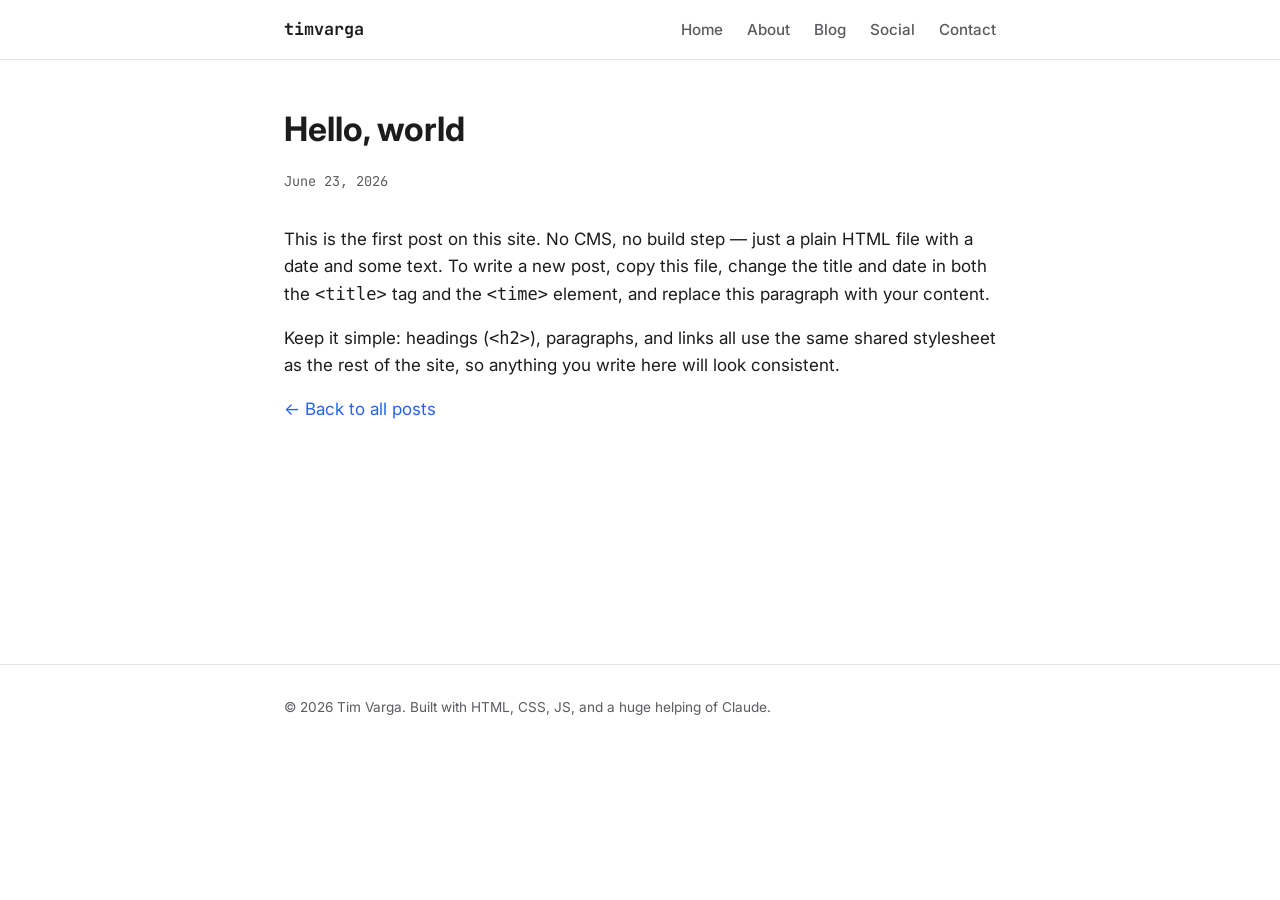
<file: blog/hello-world.html>
<!DOCTYPE html>
<html lang="en">
<head>
<meta charset="UTF-8">
<meta name="viewport" content="width=device-width, initial-scale=1.0">
<title>Hello, world — Tim Varga</title>
<meta name="description" content="First post on Tim Varga's blog.">
<link rel="icon" href="/assets/img/favicon.svg" type="image/svg+xml">
<link rel="preconnect" href="https://fonts.googleapis.com">
<link rel="preconnect" href="https://fonts.gstatic.com" crossorigin>
<link href="https://fonts.googleapis.com/css2?family=Inter:wght@400;500;600;700&family=JetBrains+Mono:wght@400;600&display=swap" rel="stylesheet">
<link rel="stylesheet" href="/assets/css/style.css">
</head>
<body>

<header class="site-header">
  <nav class="nav-bar">
    <a class="nav-brand" href="/index.html">timvarga</a>
    <button class="nav-toggle" aria-label="Toggle navigation" aria-expanded="false">
      <span></span><span></span><span></span>
    </button>
    <ul class="nav-links">
      <li><a href="/index.html">Home</a></li>
      <li><a href="/about.html">About</a></li>
      <li><a href="/blog/index.html">Blog</a></li>
      <li><a href="/social.html">Social</a></li>
      <li><a href="/contact.html">Contact</a></li>
    </ul>
  </nav>
</header>

<main>
  <div class="container">
    <article class="post">
      <header>
        <h1>Hello, world</h1>
        <time datetime="2026-06-23">June 23, 2026</time>
      </header>

      <p>
        <!-- TODO: Replace with your actual first post. This is just a
             placeholder showing the structure (header, dated, simple
             prose body) for future posts. -->
        This is the first post on this site. No CMS, no build step — just a
        plain HTML file with a date and some text. To write a new post,
        copy this file, change the title and date in both the
        <code>&lt;title&gt;</code> tag and the <code>&lt;time&gt;</code>
        element, and replace this paragraph with your content.
      </p>
      <p>
        Keep it simple: headings (<code>&lt;h2&gt;</code>), paragraphs,
        and links all use the same shared stylesheet as the rest of the
        site, so anything you write here will look consistent.
      </p>

      <p><a href="/blog/index.html">&larr; Back to all posts</a></p>
    </article>
  </div>
</main>

<footer class="site-footer">
  <div class="container">
    &copy; <span id="year">2026</span> Tim Varga. Built with HTML, CSS, JS, and a huge helping of Claude.
  </div>
</footer>

<script src="/assets/js/main.js"></script>
<script>document.getElementById('year').textContent = new Date().getFullYear();</script>
</body>
</html>
</file>
<file: assets/css/style.css>
/* ==========================================================================
   timvarga.com — minimal, clean stylesheet
   Hand-written, no framework dependency. Open-source font via Google Fonts.
   ========================================================================== */

:root {
  --color-bg: #ffffff;
  --color-bg-alt: #f7f7f8;
  --color-text: #1c1c1e;
  --color-text-muted: #5b5b60;
  --color-accent: #2563eb;
  --color-accent-hover: #1d4ed8;
  --color-border: #e5e5e8;
  --max-width: 760px;
  --radius: 8px;
  --font-sans: "Inter", -apple-system, BlinkMacSystemFont, "Segoe UI", Roboto,
    Helvetica, Arial, sans-serif;
  --font-mono: "JetBrains Mono", "SFMono-Regular", Consolas, "Liberation Mono",
    Menlo, monospace;
}

* {
  box-sizing: border-box;
}

html {
  scroll-behavior: smooth;
}

body {
  margin: 0;
  font-family: var(--font-sans);
  color: var(--color-text);
  background: var(--color-bg);
  line-height: 1.6;
  font-size: 17px;
  -webkit-font-smoothing: antialiased;
}

img {
  max-width: 100%;
  display: block;
}

a {
  color: var(--color-accent);
  text-decoration: none;
}

a:hover {
  color: var(--color-accent-hover);
  text-decoration: underline;
}

h1, h2, h3, h4 {
  line-height: 1.25;
  font-weight: 700;
  margin: 0 0 0.5em;
}

h1 { font-size: 2.1rem; }
h2 { font-size: 1.5rem; margin-top: 2.2em; }
h3 { font-size: 1.15rem; }

p { margin: 0 0 1em; }

.container {
  max-width: var(--max-width);
  margin: 0 auto;
  padding: 0 1.5rem;
}

/* ---------- Header / Nav ---------- */

.site-header {
  border-bottom: 1px solid var(--color-border);
  position: sticky;
  top: 0;
  background: rgba(255, 255, 255, 0.92);
  backdrop-filter: blur(6px);
  z-index: 10;
}

.nav-bar {
  max-width: var(--max-width);
  margin: 0 auto;
  padding: 1rem 1.5rem;
  display: flex;
  align-items: center;
  justify-content: space-between;
}

.nav-brand {
  font-weight: 700;
  font-size: 1.05rem;
  color: var(--color-text);
  text-decoration: none;
  font-family: var(--font-mono);
}

.nav-brand:hover {
  color: var(--color-accent);
  text-decoration: none;
}

.nav-links {
  display: flex;
  gap: 1.5rem;
  list-style: none;
  margin: 0;
  padding: 0;
}

.nav-links a {
  color: var(--color-text-muted);
  font-size: 0.95rem;
  font-weight: 500;
}

.nav-links a:hover,
.nav-links a[aria-current="page"] {
  color: var(--color-text);
  text-decoration: none;
}

/* Socials dropdown */
.nav-item--has-dropdown {
  position: relative;
}

.nav-item--has-dropdown > a::after {
  content: ' ▾';
  font-size: 0.7em;
  opacity: 0.5;
  vertical-align: middle;
}

.nav-dropdown {
  position: absolute;
  top: calc(100% + 0.6rem);
  right: 0;
  background: #fff;
  border: 1px solid var(--color-border);
  border-radius: var(--radius);
  box-shadow: 0 8px 24px rgba(0, 0, 0, 0.1);
  padding: 0.5rem;
  display: grid;
  grid-template-columns: repeat(3, 1fr);
  gap: 0.35rem;
  z-index: 100;
  /* Animate in */
  opacity: 0;
  visibility: hidden;
  transform: translateY(-4px);
  transition: opacity 0.15s ease, visibility 0.15s ease, transform 0.15s ease;
  pointer-events: none;
}

/* Invisible bridge fills the gap between the nav item and the dropdown,
   keeping :hover alive while the mouse travels downward */
.nav-dropdown::before {
  content: '';
  position: absolute;
  top: -0.75rem;
  left: -0.5rem;
  right: -0.5rem;
  height: 0.75rem;
}

.nav-item--has-dropdown:hover .nav-dropdown {
  opacity: 1;
  visibility: visible;
  transform: translateY(0);
  pointer-events: auto;
}

/* Individual icon tiles */
.ndi {
  display: flex;
  align-items: center;
  justify-content: center;
  width: 34px;
  height: 34px;
  border-radius: 6px;
  text-decoration: none;
  transition: transform 0.12s ease, opacity 0.12s ease;
  flex-shrink: 0;
}

.ndi:hover {
  transform: scale(1.12);
  opacity: 0.88;
  text-decoration: none;
}

.ndi svg {
  width: 20px;
  height: 20px;
}

.ndi--bluesky   { background: #0085ff; }
.ndi--linkedin  { background: #0a66c2; }
.ndi--strava    { background: #fc4c02; }
.ndi--instagram { background: linear-gradient(135deg, #f09433 0%, #dc2743 50%, #bc1888 100%); }
.ndi--facebook  { background: #1877f2; }
.ndi--pinterest { background: #e60023; }
.ndi--github    { background: #1a1a1a; }
.ndi--flickr    { background: #111; }
.ndi--twitter   { background: #000; }

.nav-toggle {
  display: none;
  background: none;
  border: none;
  cursor: pointer;
  padding: 0.4rem;
}

.nav-toggle span {
  display: block;
  width: 22px;
  height: 2px;
  background: var(--color-text);
  margin: 4px 0;
  transition: transform 0.2s ease, opacity 0.2s ease;
}

/* ---------- Hero ---------- */

.hero {
  position: relative;
  overflow: hidden;
  min-height: 100vh;
  min-height: 100svh;
  display: flex;
  align-items: center;
  margin-bottom: 2rem;
}

.hero-video {
  position: absolute;
  top: 0;
  left: 0;
  width: 100%;
  height: 100%;
  object-fit: cover;
  z-index: 0;
}

.hero-overlay {
  position: absolute;
  inset: 0;
  background: linear-gradient(to bottom,
    rgba(0,0,0,0.52) 0%,
    rgba(0,0,0,0.32) 60%,
    rgba(0,0,0,0.52) 100%);
  z-index: 1;
}

.hero-content {
  position: relative;
  z-index: 2;
  padding-top: 5rem;
  padding-bottom: 4.5rem;
  width: 100%;
}

.hero .eyebrow {
  font-family: var(--font-mono);
  color: rgba(255, 255, 255, 0.7);
  font-size: 0.9rem;
  margin-bottom: 0.75rem;
  display: block;
}

.hero h1 {
  font-size: 4rem;
  color: #fff;
}

.hero p.lede {
  font-size: 1.18rem;
  color: rgba(255, 255, 255, 0.88);
  max-width: 54ch;
  line-height: 1.65;
}

.hero-links {
  display: flex;
  gap: 1.5rem;
  margin-top: 1.75rem;
  flex-wrap: wrap;
  font-size: 0.9rem;
}

.hero-links a {
  color: rgba(255, 255, 255, 0.72);
  font-weight: 500;
  transition: color 0.12s ease;
}

.hero-links a:hover {
  color: #fff;
  text-decoration: none;
}

/* ---------- Buttons ---------- */

.btn {
  display: inline-block;
  padding: 0.6rem 1.1rem;
  border-radius: var(--radius);
  font-weight: 600;
  font-size: 0.95rem;
  border: 1px solid transparent;
}

.btn:hover {
  text-decoration: none;
}

.btn-primary {
  background: var(--color-accent);
  color: #fff;
}

.btn-primary:hover {
  background: var(--color-accent-hover);
  color: #fff;
}

.btn-secondary {
  border-color: var(--color-border);
  color: var(--color-text);
}

.btn-secondary:hover {
  border-color: var(--color-text);
  color: var(--color-text);
}

/* ---------- Cards (Projects) ---------- */

.card-grid {
  display: grid;
  grid-template-columns: 1fr;
  gap: 1.25rem;
  margin-top: 1.5rem;
}

.card {
  border: 1px solid var(--color-border);
  border-radius: var(--radius);
  padding: 1.5rem;
  background: var(--color-bg-alt);
}

.card h3 {
  margin-bottom: 0.4rem;
}

.card .tags {
  margin: 0.75rem 0 0;
  display: flex;
  flex-wrap: wrap;
  gap: 0.4rem;
}

.tag {
  font-family: var(--font-mono);
  font-size: 0.75rem;
  background: #eef2ff;
  color: var(--color-accent);
  padding: 0.15rem 0.5rem;
  border-radius: 999px;
}

.card-links {
  margin-top: 1rem;
  display: flex;
  gap: 1rem;
  font-size: 0.9rem;
}

/* ---------- Blog ---------- */

.post-list {
  list-style: none;
  margin: 1.5rem 0 0;
  padding: 0;
}

.post-list li {
  padding: 1.1rem 0;
  border-bottom: 1px solid var(--color-border);
}

.post-list time {
  font-family: var(--font-mono);
  font-size: 0.8rem;
  color: var(--color-text-muted);
  display: block;
  margin-bottom: 0.25rem;
}

.post-list a {
  color: var(--color-text);
  font-weight: 600;
  font-size: 1.05rem;
}

.post-list a:hover {
  color: var(--color-accent);
}

article.post header {
  margin-bottom: 2rem;
}

article.post header time {
  font-family: var(--font-mono);
  font-size: 0.85rem;
  color: var(--color-text-muted);
}

/* ---------- About ---------- */

.skills-grid {
  display: grid;
  grid-template-columns: repeat(2, 1fr);
  gap: 0.5rem 1.5rem;
  list-style: none;
  padding: 0;
  margin: 1rem 0 0;
}

.skills-grid li::before {
  content: "—";
  color: var(--color-accent);
  margin-right: 0.5rem;
}

.timeline {
  margin-top: 1rem;
}

.timeline-item {
  padding-bottom: 1.5rem;
  border-bottom: 1px solid var(--color-border);
  margin-bottom: 1.5rem;
}

.timeline-item:last-child {
  border-bottom: none;
}

.timeline-item .meta {
  font-family: var(--font-mono);
  font-size: 0.82rem;
  color: var(--color-text-muted);
}

/* ---------- D3 Career Timeline ---------- */

.timeline-legend {
  display: flex;
  flex-wrap: wrap;
  gap: 0.6rem 1.1rem;
  margin-bottom: 1.5rem;
}

.legend-item {
  display: flex;
  align-items: center;
  gap: 0.35rem;
  font-size: 0.82rem;
  color: var(--color-text-muted);
}

.legend-dot {
  width: 10px;
  height: 10px;
  border-radius: 50%;
  display: inline-block;
  flex-shrink: 0;
}

.d3-timeline {
  position: relative;
  padding-left: 30px;
  margin-top: 0.5rem;
}

/* The vertical spine */
.d3-timeline::before {
  content: '';
  position: absolute;
  left: 5px;
  top: 6px;
  bottom: 12px;
  width: 2px;
  background: var(--color-border);
}

/* Year markers */
.tl-year-marker {
  position: relative;
  font-family: var(--font-mono);
  font-size: 0.75rem;
  font-weight: 600;
  letter-spacing: 0.06em;
  color: var(--color-text-muted);
  padding: 0.75rem 0 0.35rem;
  user-select: none;
}

.tl-year-marker::before {
  content: '';
  position: absolute;
  left: -30px;
  top: calc(50% + 4px);
  width: 18px;
  height: 2px;
  background: var(--color-border);
}

/* Job node row */
.tl-node {
  position: relative;
  margin-bottom: 0.6rem;
  cursor: pointer;
  outline: none;
}

/* The dot on the spine */
.tl-dot {
  position: absolute;
  left: -26px;
  top: 16px;
  width: 12px;
  height: 12px;
  border-radius: 50%;
  border: 2px solid;
  background: #fff;
  z-index: 1;
  transition: transform 0.18s ease, background-color 0.18s ease;
}

.tl-node:hover .tl-dot,
.tl-node:focus-visible .tl-dot {
  transform: scale(1.35);
}

.tl-node.is-active .tl-dot {
  transform: scale(1.35);
  background-color: currentColor; /* filled via JS inline color */
}

/* Card */
.tl-card {
  border: 1px solid var(--color-border);
  border-radius: var(--radius);
  background: var(--color-bg-alt);
  overflow: hidden;
  transition: border-color 0.15s ease, box-shadow 0.15s ease;
}

.tl-node:hover .tl-card,
.tl-node:focus-visible .tl-card {
  border-color: #c5c5c8;
}

.tl-node.is-active .tl-card {
  border-color: var(--color-accent);
  box-shadow: 0 0 0 3px rgba(37,99,235,0.08);
}

/* Card header (always visible) */
.tl-card-header {
  padding: 0.8rem 1rem;
  display: flex;
  flex-wrap: wrap;
  align-items: baseline;
  gap: 0.2rem 0.6rem;
}

.tl-title {
  font-size: 0.92rem;
  font-weight: 600;
  margin: 0;
  flex: 0 0 100%;
}

.tl-org {
  font-size: 0.83rem;
  color: var(--color-text-muted);
  flex: 1;
}

.tl-dates {
  font-family: var(--font-mono);
  font-size: 0.75rem;
  color: var(--color-text-muted);
  display: block;
  flex: 0 0 100%;
}

.tl-concurrent-badge {
  font-family: var(--font-mono);
  font-size: 0.68rem;
  padding: 0.1rem 0.45rem;
  background: #fffbeb;
  color: #92400e;
  border: 1px solid #fde68a;
  border-radius: 999px;
}

.tl-toggle-icon {
  margin-left: auto;
  color: var(--color-text-muted);
  font-size: 0.8rem;
  transition: transform 0.2s ease;
  align-self: center;
}

.tl-node.is-active .tl-toggle-icon {
  transform: rotate(180deg);
}

/* Expandable detail */
.tl-detail {
  max-height: 0;
  overflow: hidden;
  border-top: 0px solid var(--color-border);
  transition: max-height 0.32s ease, border-top-width 0.1s ease;
}

.tl-node.is-active .tl-detail {
  max-height: 700px;
  border-top-width: 1px;
}

.tl-detail-inner {
  padding: 0.9rem 1rem 1rem;
}

.tl-location {
  font-size: 0.83rem;
  color: var(--color-text-muted);
  margin-bottom: 0.6rem;
}

.tl-desc {
  font-size: 0.88rem;
  line-height: 1.55;
  color: var(--color-text);
  margin: 0 0 0.75rem;
}

/* Map placeholder box — becomes a Leaflet map once JS initialises it */
.tl-map-placeholder {
  height: 180px;
  border-radius: 6px;
  border: 1.5px dashed var(--color-accent);
  background: #f0f4ff;
  display: flex;
  align-items: center;
  justify-content: center;
  color: var(--color-accent);
  margin-top: 0.5rem;
  overflow: hidden; /* clip Leaflet tiles to rounded corners */
}

/* Once JS swaps to display:block the flex props are gone; keep the height */
.tl-map-placeholder .leaflet-container {
  height: 100%;
  width: 100%;
  border-radius: 6px;
}

.tl-map-label {
  font-family: var(--font-mono);
  font-size: 0.8rem;
}

/* Slightly larger attribution text for readability at small sizes */
.tl-map-placeholder .leaflet-control-attribution {
  font-size: 9px;
}

/* ---------- Social Media ---------- */

.social-tile-grid {
  display: grid;
  grid-template-columns: repeat(3, 1fr);
  gap: 0.75rem;
  margin-top: 1.5rem;
}

.stile {
  display: flex;
  flex-direction: column;
  align-items: center;
  justify-content: center;
  gap: 0.5rem;
  padding: 1.5rem 1rem;
  border-radius: calc(var(--radius) + 2px);
  text-decoration: none;
  color: #fff;
  text-align: center;
  transition: transform 0.12s ease, opacity 0.12s ease;
}

.stile:hover {
  transform: scale(1.06);
  opacity: 0.9;
  text-decoration: none;
}

.stile svg {
  width: 32px;
  height: 32px;
  flex-shrink: 0;
}

.stile-name {
  font-size: 0.88rem;
  font-weight: 600;
  color: #fff;
  line-height: 1.2;
}

.stile-handle {
  font-family: var(--font-mono);
  font-size: 0.72rem;
  color: rgba(255, 255, 255, 0.72);
  line-height: 1.2;
}

.stile--bluesky   { background: #0085ff; }
.stile--linkedin  { background: #0a66c2; }
.stile--strava    { background: #fc4c02; }
.stile--instagram { background: linear-gradient(135deg, #f09433 0%, #dc2743 50%, #bc1888 100%); }
.stile--facebook  { background: #1877f2; }
.stile--pinterest { background: #e60023; }
.stile--github    { background: #1a1a1a; }
.stile--flickr    { background: #111; }
.stile--twitter   { background: #000; }

/* ---------- Contact ---------- */

.contact-block {
  margin-top: 1.5rem;
  padding: 1.5rem;
  border: 1px solid var(--color-border);
  border-radius: var(--radius);
  background: var(--color-bg-alt);
}

.contact-block a {
  font-weight: 600;
}

.todo-note {
  font-size: 0.85rem;
  color: #92400e;
  background: #fffbeb;
  border: 1px dashed #f59e0b;
  border-radius: var(--radius);
  padding: 0.6rem 0.9rem;
  margin: 1rem 0;
}

/* ---------- Footer ---------- */

.site-footer {
  margin-top: 4rem;
  border-top: 1px solid var(--color-border);
  padding: 2rem 0;
  color: var(--color-text-muted);
  font-size: 0.85rem;
}

main {
  min-height: 60vh;
  padding-bottom: 2rem;
}

main > .container:first-child {
  padding-top: 3rem;
}

/* ---------- Responsive ---------- */

@media (max-width: 640px) {
  .nav-toggle {
    display: block;
  }

  .nav-links {
    position: absolute;
    top: 100%;
    left: 0;
    right: 0;
    background: var(--color-bg);
    border-bottom: 1px solid var(--color-border);
    flex-direction: column;
    gap: 0;
    padding: 0.5rem 1.5rem 1rem;
    display: none;
  }

  .nav-links.is-open {
    display: flex;
  }

  .nav-links a {
    padding: 0.6rem 0;
  }

  .hero {
    min-height: 100vh;
    min-height: 100svh;
  }

  .hero h1 {
    font-size: 2rem;
  }

  .skills-grid {
    grid-template-columns: 1fr;
  }

  .social-tile-grid {
    grid-template-columns: repeat(2, 1fr);
  }
}

/* ==========================================================================
   Bluesky feed (blog/index.html)
   ========================================================================== */

.bsky-tabs {
  display: flex;
  border-bottom: 1px solid var(--color-border);
  margin: 1.5rem 0 0;
  gap: 0;
}

.bsky-tab {
  padding: 0.55rem 1.1rem;
  font-family: var(--font-sans);
  font-size: 0.9rem;
  font-weight: 500;
  color: var(--color-text-muted);
  background: none;
  border: none;
  border-bottom: 2px solid transparent;
  margin-bottom: -1px;
  cursor: pointer;
  transition: color 0.15s, border-color 0.15s;
}

.bsky-tab:hover {
  color: var(--color-text);
}

.bsky-tab.is-active {
  color: var(--color-accent);
  border-bottom-color: var(--color-accent);
}

.bsky-panel {
  display: none;
}

.bsky-panel.is-active {
  display: block;
}

/* Individual post card */
.bsky-card {
  border: 1px solid var(--color-border);
  border-radius: var(--radius);
  padding: 1rem 1.1rem;
  margin: 0.75rem 0;
  background: var(--color-bg);
}

.bsky-repost-header {
  font-size: 0.82rem;
  color: var(--color-text-muted);
  margin-bottom: 0.6rem;
}

.bsky-author {
  display: flex;
  align-items: center;
  gap: 0.6rem;
  margin-bottom: 0.5rem;
}

.bsky-avatar {
  width: 36px;
  height: 36px;
  border-radius: 50%;
  object-fit: cover;
  flex-shrink: 0;
}

.bsky-avatar-placeholder {
  background: var(--color-bg-alt);
  border: 1px solid var(--color-border);
}

.bsky-author-name {
  font-size: 0.9rem;
  font-weight: 600;
  line-height: 1.2;
}

.bsky-author-handle {
  font-size: 0.82rem;
  color: var(--color-text-muted);
  line-height: 1.2;
}

.bsky-text {
  font-size: 0.95rem;
  line-height: 1.55;
  margin: 0.3rem 0 0.5rem;
  word-break: break-word;
}

/* Image embeds */
.bsky-embed-images {
  display: flex;
  gap: 0.4rem;
  flex-wrap: wrap;
  margin: 0.5rem 0;
}

.bsky-embed-images img {
  max-height: 220px;
  max-width: 100%;
  border-radius: 6px;
  object-fit: cover;
}

/* External link preview */
.bsky-embed-external {
  display: flex;
  align-items: flex-start;
  gap: 0.6rem;
  border: 1px solid var(--color-border);
  border-radius: 6px;
  padding: 0.6rem 0.8rem;
  margin: 0.5rem 0;
  text-decoration: none;
  color: inherit;
  font-size: 0.88rem;
  transition: border-color 0.15s;
}

.bsky-embed-external:hover {
  border-color: var(--color-accent);
}

.bsky-embed-external-thumb {
  width: 56px;
  height: 56px;
  object-fit: cover;
  border-radius: 4px;
  flex-shrink: 0;
}

.bsky-embed-external-body {
  flex: 1;
  min-width: 0;
}

.bsky-embed-external-title {
  font-weight: 600;
  color: var(--color-text);
  white-space: nowrap;
  overflow: hidden;
  text-overflow: ellipsis;
}

.bsky-embed-external-desc {
  color: var(--color-text-muted);
  margin-top: 0.2rem;
  display: -webkit-box;
  -webkit-line-clamp: 2;
  -webkit-box-orient: vertical;
  overflow: hidden;
}

/* Quote post embed */
.bsky-embed-quote {
  border: 1px solid var(--color-border);
  border-radius: 6px;
  padding: 0.55rem 0.8rem;
  margin: 0.5rem 0;
  font-size: 0.88rem;
}

.bsky-embed-quote-author {
  font-weight: 600;
  color: var(--color-text-muted);
  margin-bottom: 0.2rem;
}

.bsky-embed-quote-text {
  word-break: break-word;
}

/* Engagement + date row */
.bsky-meta {
  display: flex;
  align-items: center;
  gap: 0.9rem;
  margin-top: 0.65rem;
  font-size: 0.82rem;
  color: var(--color-text-muted);
  flex-wrap: wrap;
}

.bsky-meta a {
  color: var(--color-text-muted);
  margin-left: auto;
}

.bsky-meta a:hover {
  color: var(--color-accent);
}

/* Load more button */
.bsky-load-more {
  display: block;
  width: 100%;
  margin: 0.5rem 0 1.5rem;
  padding: 0.6rem 1rem;
  background: none;
  border: 1px solid var(--color-border);
  border-radius: var(--radius);
  font-family: var(--font-sans);
  font-size: 0.9rem;
  color: var(--color-accent);
  cursor: pointer;
  transition: background 0.15s, border-color 0.15s;
}

.bsky-load-more:hover:not(:disabled) {
  background: var(--color-bg-alt);
  border-color: var(--color-accent);
}

.bsky-load-more:disabled {
  opacity: 0.5;
  cursor: default;
}

.bsky-status {
  text-align: center;
  color: var(--color-text-muted);
  font-size: 0.9rem;
  padding: 1.5rem 0;
}

/* ==========================================================================
   Explore section — index + story pages
   ========================================================================== */

/* Type badges (tool / viz / data / ephemera) */
.type-badge {
  font-family: var(--font-mono);
  font-size: 0.7rem;
  font-weight: 600;
  text-transform: uppercase;
  letter-spacing: 0.06em;
  padding: 0.15rem 0.55rem;
  border-radius: 4px;
}
.type-badge--tool     { background: #f0fdf4; color: #15803d; }
.type-badge--viz      { background: #fff7ed; color: #c2410c; }
.type-badge--data     { background: #f0f4ff; color: #2563eb; }
.type-badge--ephemera { background: #faf5ff; color: #7c3aed; }

/* Explore index */
.explore-lede {
  color: var(--color-text-muted);
  font-size: 1rem;
  margin: 0.25rem 0 2rem;
}

.explore-entry-list {
  list-style: none;
  padding: 0;
  margin: 0;
}

.explore-entry {
  display: grid;
  grid-template-columns: 1fr auto;
  gap: 0 1.5rem;
  padding: 1.5rem 0;
  border-bottom: 1px solid var(--color-border);
  align-items: start;
}

.explore-entry-title {
  font-size: 1.1rem;
  font-weight: 600;
  color: var(--color-text);
  text-decoration: none;
  grid-column: 1;
  line-height: 1.3;
}

.explore-entry-title:hover {
  color: var(--color-accent);
  text-decoration: none;
}

.explore-entry-meta {
  display: flex;
  align-items: center;
  gap: 0.55rem;
  flex-wrap: wrap;
  margin-top: 0.35rem;
  grid-column: 1;
}

.explore-entry-desc {
  grid-column: 1 / -1;
  color: var(--color-text-muted);
  font-size: 0.93rem;
  margin: 0.4rem 0 0;
  line-height: 1.55;
}

.explore-date {
  font-family: var(--font-mono);
  font-size: 0.78rem;
  color: var(--color-text-muted);
  white-space: nowrap;
  padding-top: 0.15rem;
}

/* Story lede (introductory paragraph under h1) */
.story-lede {
  font-size: 1.1rem;
  color: var(--color-text-muted);
  margin-top: 0.75rem;
  max-width: 58ch;
  line-height: 1.6;
}

/* Story page */
.story-header {
  padding: 3rem 0 1.75rem;
  border-bottom: 1px solid var(--color-border);
  margin-bottom: 0;
}

.story-header h1 {
  margin-bottom: 0.4rem;
}

.story-header-meta {
  display: flex;
  align-items: center;
  gap: 0.65rem;
  flex-wrap: wrap;
  margin-top: 0.5rem;
}

.story-section {
  padding: 2.5rem 0;
  border-bottom: 1px solid var(--color-border);
}

.story-section:last-of-type {
  border-bottom: none;
}

.story-section-label {
  display: block;
  font-family: var(--font-mono);
  font-size: 0.7rem;
  font-weight: 600;
  text-transform: uppercase;
  letter-spacing: 0.1em;
  color: var(--color-text-muted);
  margin-bottom: 1.1rem;
}

.story-prose {
  max-width: 62ch;
}

.story-prose p {
  font-size: 1.02rem;
  line-height: 1.72;
  margin: 0 0 1.1em;
}

.story-prose p:last-child {
  margin-bottom: 0;
}

/* Original prompt block */
.story-prompt {
  background: #f5faf7;
  border-left: 3px solid #1b4332;
  padding: 1.1rem 1.4rem;
  margin: 1.6rem 0;
  border-radius: 0 var(--radius) var(--radius) 0;
  max-width: 62ch;
}

.story-prompt-label {
  display: block;
  font-family: var(--font-mono);
  font-size: 0.7rem;
  font-weight: 600;
  text-transform: uppercase;
  letter-spacing: 0.08em;
  color: #1b4332;
  margin-bottom: 0.6rem;
}

.story-prompt p {
  font-size: 0.95rem;
  line-height: 1.65;
  color: var(--color-text);
  margin: 0;
  font-style: italic;
}

/* Try-this prompt block */
.story-try-prompt {
  background: var(--color-bg-alt);
  border: 1px solid var(--color-border);
  border-radius: var(--radius);
  padding: 1.2rem 1.5rem;
  margin: 1.6rem 0;
  font-family: var(--font-mono);
  font-size: 0.84rem;
  line-height: 1.7;
  color: var(--color-text);
  white-space: pre-wrap;
  word-break: break-word;
}

/* Embedded app container */
.story-app-wrap {
  margin: 0 -1.5rem;
  border-top: 1px solid var(--color-border);
  border-bottom: 1px solid var(--color-border);
}

.story-app-bar {
  display: flex;
  align-items: center;
  gap: 0.5rem;
  padding: 0.55rem 1.5rem;
  background: var(--color-bg-alt);
  border-bottom: 1px solid var(--color-border);
  font-family: var(--font-mono);
  font-size: 0.78rem;
  color: var(--color-text-muted);
}

.story-app-dot {
  width: 7px;
  height: 7px;
  border-radius: 50%;
  background: #22c55e;
  flex-shrink: 0;
}

.story-app-iframe {
  display: block;
  width: 100%;
  height: 700px;
  border: none;
  background: #fafaf6;
}
</file>
